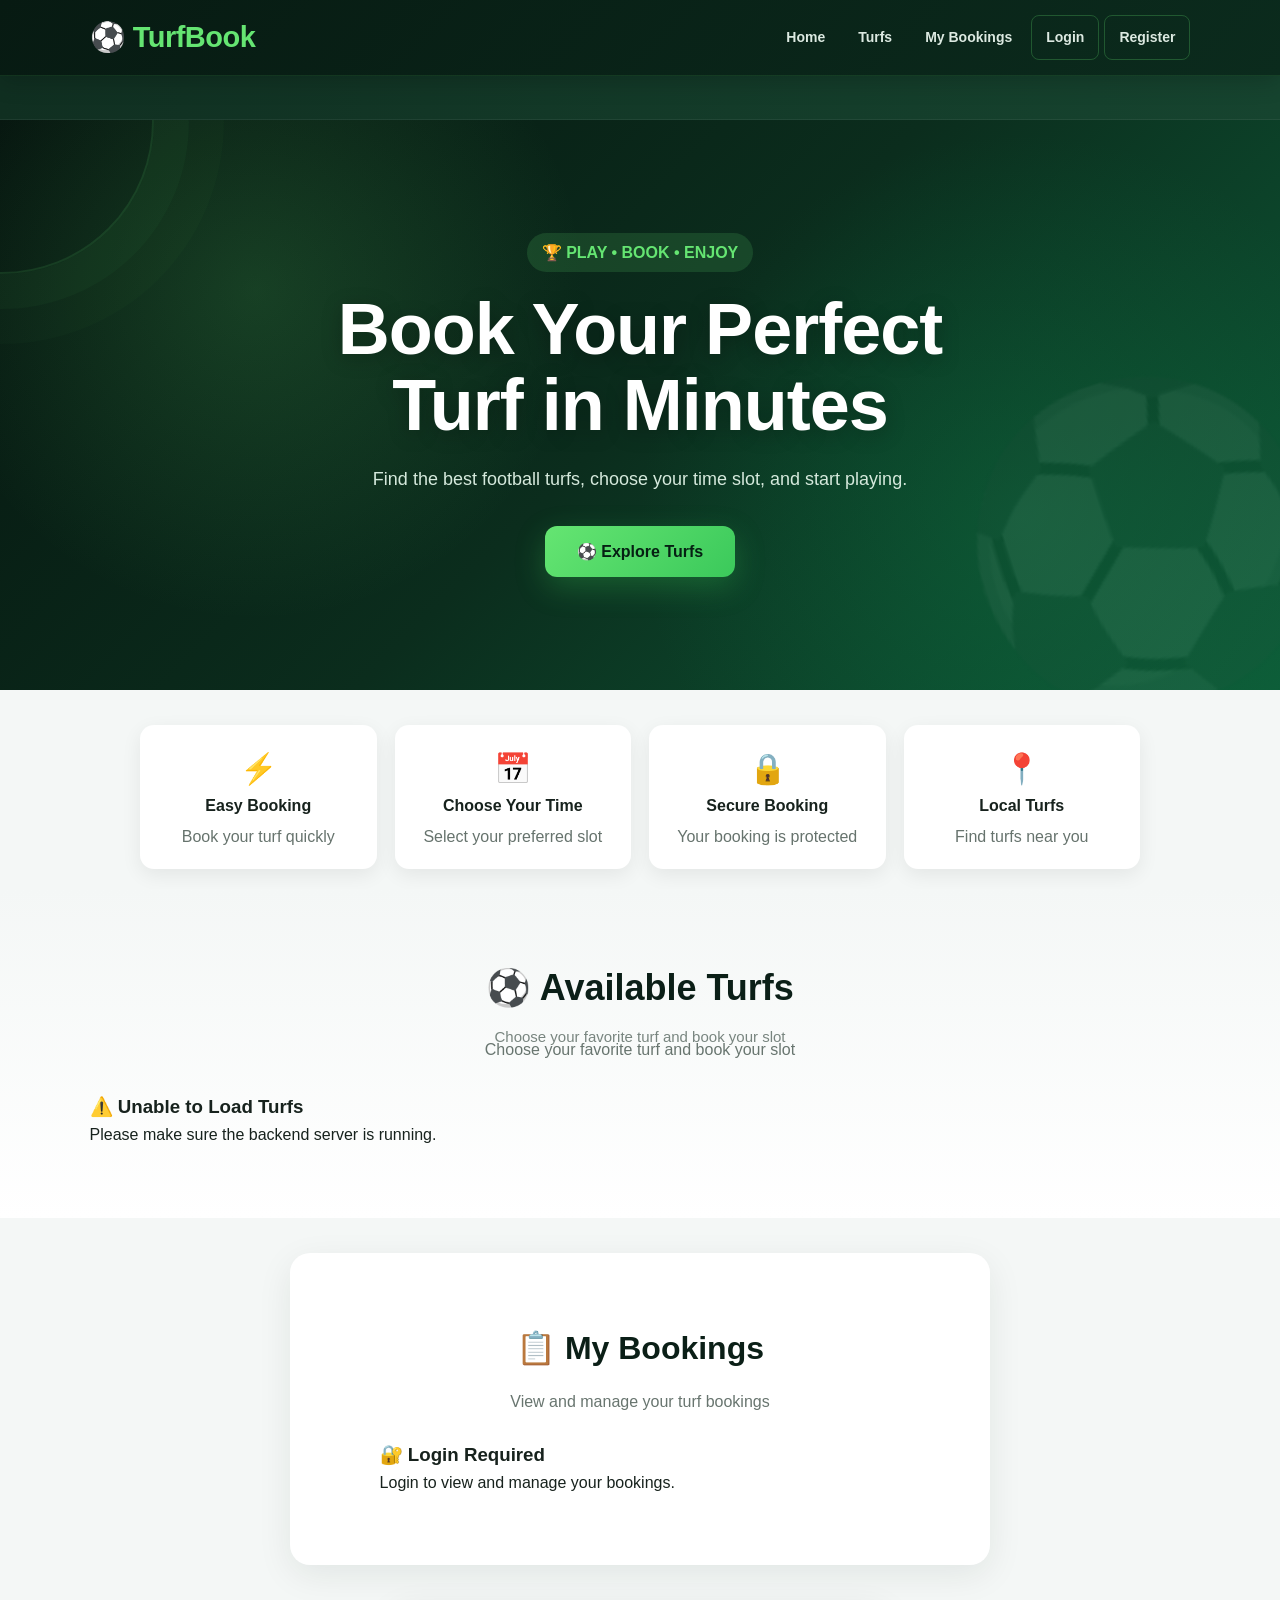
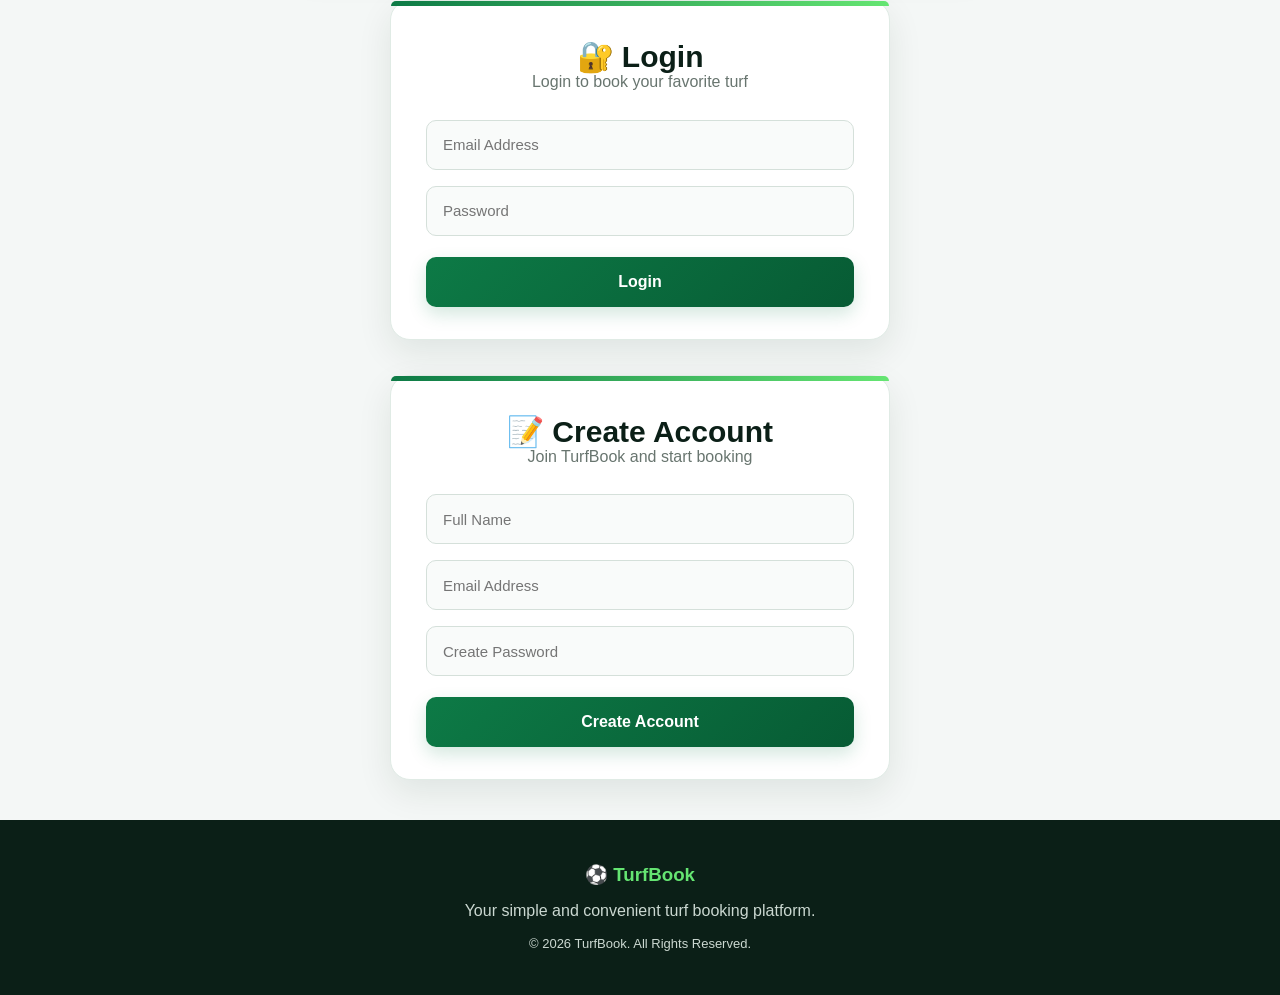
<file: frontend/index.html>
<!DOCTYPE html>
<html lang="en">

<head>
    <meta charset="UTF-8">

    <meta name="viewport" content="width=device-width, initial-scale=1.0">

    <title>TurfBook - Book Your Turf</title>

    <link rel="stylesheet" href="style.css">
</head>

<body>

    <!-- ==============================
         HEADER
    =============================== -->

    <header>

        <h1>⚽ TurfBook</h1>

        <nav>

            <a href="#home">
                Home
            </a>

            <a href="#turfs">
                Turfs
            </a>

            <a href="#myBookingsSection">
                My Bookings
            </a>

            <a href="#login">
                Login
            </a>

            <a href="#register">
                Register
            </a>

        </nav>

    </header>


    <!-- ==============================
         USER STATUS
    =============================== -->

    <section class="user-status">

        <p id="userName"></p>

        <button id="logoutBtn" style="display: none;">
            Logout
        </button>

    </section>


    <!-- ==============================
         HERO
    =============================== -->

    <section id="home" class="hero">

        <div class="hero-content">

            <div style="
                    display:inline-block;
                    padding:7px 15px;
                    border-radius:30px;
                    background:rgba(101,229,114,0.15);
                    color:#65e572;
                    font-weight:bold;
                    margin-bottom:20px;
                ">
                🏆 PLAY • BOOK • ENJOY
            </div>

            <h2>
                Book Your Perfect
                <br>
                Turf in Minutes
            </h2>

            <p>
                Find the best football turfs,
                choose your time slot,
                and start playing.
            </p>

            <button id="viewTurfsBtn" onclick="loadTurfs()">
                ⚽ Explore Turfs
            </button>

        </div>

    </section>


    <!-- ==============================
         QUICK FEATURES
    =============================== -->

    <section style="
            padding-top:35px;
            padding-bottom:20px;
        ">

        <div style="
                max-width:1000px;
                margin:auto;
                display:grid;
                grid-template-columns:
                    repeat(auto-fit,minmax(200px,1fr));
                gap:18px;
            ">

            <div style="
                    background:white;
                    padding:20px;
                    border-radius:14px;
                    text-align:center;
                    box-shadow:0 6px 20px rgba(0,0,0,.07);
                ">
                <div style="font-size:30px;">
                    ⚡
                </div>

                <strong>
                    Easy Booking
                </strong>

                <p style="
                        color:#66736d;
                        margin-top:5px;
                    ">
                    Book your turf quickly
                </p>
            </div>


            <div style="
                    background:white;
                    padding:20px;
                    border-radius:14px;
                    text-align:center;
                    box-shadow:0 6px 20px rgba(0,0,0,.07);
                ">
                <div style="font-size:30px;">
                    📅
                </div>

                <strong>
                    Choose Your Time
                </strong>

                <p style="
                        color:#66736d;
                        margin-top:5px;
                    ">
                    Select your preferred slot
                </p>
            </div>


            <div style="
                    background:white;
                    padding:20px;
                    border-radius:14px;
                    text-align:center;
                    box-shadow:0 6px 20px rgba(0,0,0,.07);
                ">
                <div style="font-size:30px;">
                    🔒
                </div>

                <strong>
                    Secure Booking
                </strong>

                <p style="
                        color:#66736d;
                        margin-top:5px;
                    ">
                    Your booking is protected
                </p>
            </div>


            <div style="
                    background:white;
                    padding:20px;
                    border-radius:14px;
                    text-align:center;
                    box-shadow:0 6px 20px rgba(0,0,0,.07);
                ">
                <div style="font-size:30px;">
                    📍
                </div>

                <strong>
                    Local Turfs
                </strong>

                <p style="
                        color:#66736d;
                        margin-top:5px;
                    ">
                    Find turfs near you
                </p>
            </div>

        </div>

    </section>


    <!-- ==============================
         TURFS
    =============================== -->

    <section id="turfs">

        <h2>
            ⚽ Available Turfs
        </h2>

        <p style="
                text-align:center;
                color:#68756f;
                margin-top:-20px;
                margin-bottom:30px;
            ">
            Choose your favorite turf and book your slot
        </p>

        <div id="turfList" class="turf-container">

            <p>
                Loading available turfs...
            </p>

        </div>

    </section>


    <!-- ==============================
         MY BOOKINGS
    =============================== -->

    <section id="myBookingsSection" class="form-section">

        <h2>
            📋 My Bookings
        </h2>

        <p style="
                text-align:center;
                color:#68756f;
                margin-top:-20px;
                margin-bottom:25px;
            ">
            View and manage your turf bookings
        </p>

        <div id="myBookings">

            <p>
                Login to view your bookings.
            </p>

        </div>

    </section>


    <!-- ==============================
         LOGIN
    =============================== -->

    <section id="login" class="form-section">

        <h2>
            🔐 Login
        </h2>

        <p style="
                text-align:center;
                color:#68756f;
                margin-top:-20px;
                margin-bottom:25px;
            ">
            Login to book your favorite turf
        </p>

        <form id="loginForm">

            <input type="email" id="loginEmail" placeholder="Email Address" required>

            <input type="password" id="loginPassword" placeholder="Password" required>

            <button type="submit">
                Login
            </button>

        </form>

    </section>


    <!-- ==============================
         REGISTER
    =============================== -->

    <section id="register" class="form-section">

        <h2>
            📝 Create Account
        </h2>

        <p style="
                text-align:center;
                color:#68756f;
                margin-top:-20px;
                margin-bottom:25px;
            ">
            Join TurfBook and start booking
        </p>

        <form id="registerForm">

            <input type="text" id="registerName" placeholder="Full Name" required>

            <input type="email" id="registerEmail" placeholder="Email Address" required>

            <input type="password" id="registerPassword" placeholder="Create Password" required>

            <button type="submit">
                Create Account
            </button>

        </form>

    </section>


    <!-- ==============================
         FOOTER
    =============================== -->

    <footer>

        <h3 style="
                color:#65e572;
                margin-bottom:8px;
            ">
            ⚽ TurfBook
        </h3>

        <p>
            Your simple and convenient turf booking platform.
        </p>

        <p style="
                margin-top:10px;
                font-size:13px;
            ">
            © 2026 TurfBook. All Rights Reserved.
        </p>

    </footer>


    <!-- ==============================
         JAVASCRIPT
    =============================== -->

    <script src="script.js"></script>

</body>

</html>
</file>
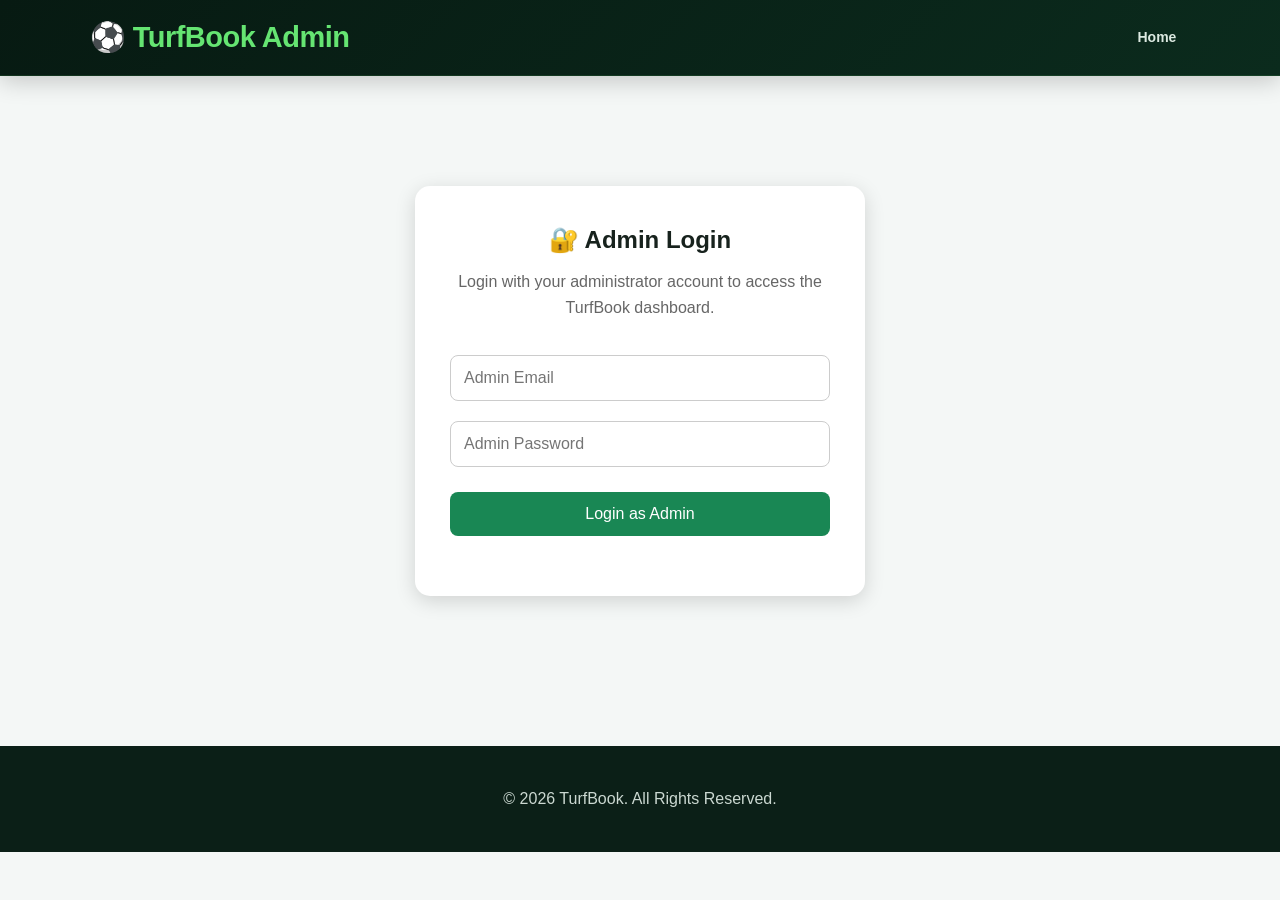
<file: frontend/admin-login.html>
<!DOCTYPE html>
<html lang="en">

<head>
    <meta charset="UTF-8">

    <meta name="viewport" content="width=device-width, initial-scale=1.0">

    <title>TurfBook - Admin Login</title>

    <link rel="stylesheet" href="style.css">

    <style>
        .admin-login-section {
            min-height: 70vh;
            display: flex;
            justify-content: center;
            align-items: center;
            padding: 40px 20px;
        }

        .admin-login-box {
            width: 100%;
            max-width: 450px;
            background: white;
            padding: 35px;
            border-radius: 15px;
            box-shadow: 0 5px 20px rgba(0, 0, 0, 0.15);
            text-align: center;
        }

        .admin-login-box h2 {
            margin-bottom: 10px;
        }

        .admin-login-box p {
            margin-bottom: 25px;
            color: #666;
        }

        .admin-login-box input {
            width: 100%;
            padding: 13px;
            margin: 10px 0;
            box-sizing: border-box;
            border: 1px solid #ccc;
            border-radius: 8px;
            font-size: 16px;
        }

        .admin-login-box button {
            width: 100%;
            padding: 13px;
            margin-top: 15px;
            border: none;
            border-radius: 8px;
            background: #198754;
            color: white;
            font-size: 16px;
            cursor: pointer;
        }

        .admin-login-box button:hover {
            background: #157347;
        }

        #loginMessage {
            margin-top: 15px;
            font-weight: bold;
        }
    </style>

</head>


<body>

    <!-- =========================================
         HEADER
    ========================================== -->

    <header>

        <h1>
            ⚽ TurfBook Admin
        </h1>

        <nav>

            <a href="index.html">
                Home
            </a>

        </nav>

    </header>


    <!-- =========================================
         ADMIN LOGIN
    ========================================== -->

    <section class="admin-login-section">

        <div class="admin-login-box">

            <h2>
                🔐 Admin Login
            </h2>

            <p>
                Login with your administrator account
                to access the TurfBook dashboard.
            </p>


            <form id="adminLoginForm">

                <input type="email" id="adminEmail" placeholder="Admin Email" required>


                <input type="password" id="adminPassword" placeholder="Admin Password" required>


                <button type="submit">
                    Login as Admin
                </button>

            </form>


            <p id="loginMessage"></p>

        </div>

    </section>


    <!-- =========================================
         FOOTER
    ========================================== -->

    <footer>

        <p>
            © 2026 TurfBook. All Rights Reserved.
        </p>

    </footer>


    <!-- =========================================
         JAVASCRIPT
    ========================================== -->

    <script>

        const API_URL =
            "http://localhost:5000/api";


        document
            .getElementById("adminLoginForm")
            .addEventListener(
                "submit",
                async function (event) {

                    event.preventDefault();


                    const email =
                        document
                            .getElementById(
                                "adminEmail"
                            )
                            .value
                            .trim();


                    const password =
                        document
                            .getElementById(
                                "adminPassword"
                            )
                            .value;


                    const message =
                        document
                            .getElementById(
                                "loginMessage"
                            );


                    message.textContent =
                        "Logging in...";


                    message.style.color =
                        "#555";


                    try {

                        const response =
                            await fetch(
                                `${API_URL}/auth/admin-login`,
                                {
                                    method: "POST",

                                    headers: {
                                        "Content-Type":
                                            "application/json"
                                    },

                                    body:
                                        JSON.stringify({
                                            email:
                                                email,

                                            password:
                                                password
                                        })
                                }
                            );


                        const data =
                            await response.json();


                        if (!response.ok) {

                            throw new Error(
                                data.message ||
                                "Admin login failed"
                            );

                        }


                        // =================================
                        // CHECK TOKEN
                        // =================================

                        if (!data.token) {

                            throw new Error(
                                "No authentication token received."
                            );

                        }


                        // =================================
                        // SAVE ADMIN LOGIN
                        // =================================

                        localStorage.setItem(
                            "adminToken",
                            data.token
                        );


                        if (data.user) {

                            localStorage.setItem(
                                "adminUser",
                                JSON.stringify(
                                    data.user
                                )
                            );

                        }


                        // Remove normal user token
                        localStorage.removeItem(
                            "token"
                        );


                        message.textContent =
                            "Admin login successful! Redirecting...";


                        message.style.color =
                            "green";


                        // =================================
                        // OPEN ADMIN DASHBOARD
                        // =================================

                        setTimeout(
                            function () {

                                window.location.href =
                                    "admin.html";

                            },
                            700
                        );


                    } catch (error) {

                        console.error(
                            "Admin Login Error:",
                            error
                        );


                        message.textContent =
                            error.message ||
                            "Admin login failed.";


                        message.style.color =
                            "red";

                    }

                }
            );

    </script>

</body>

</html>
</file>
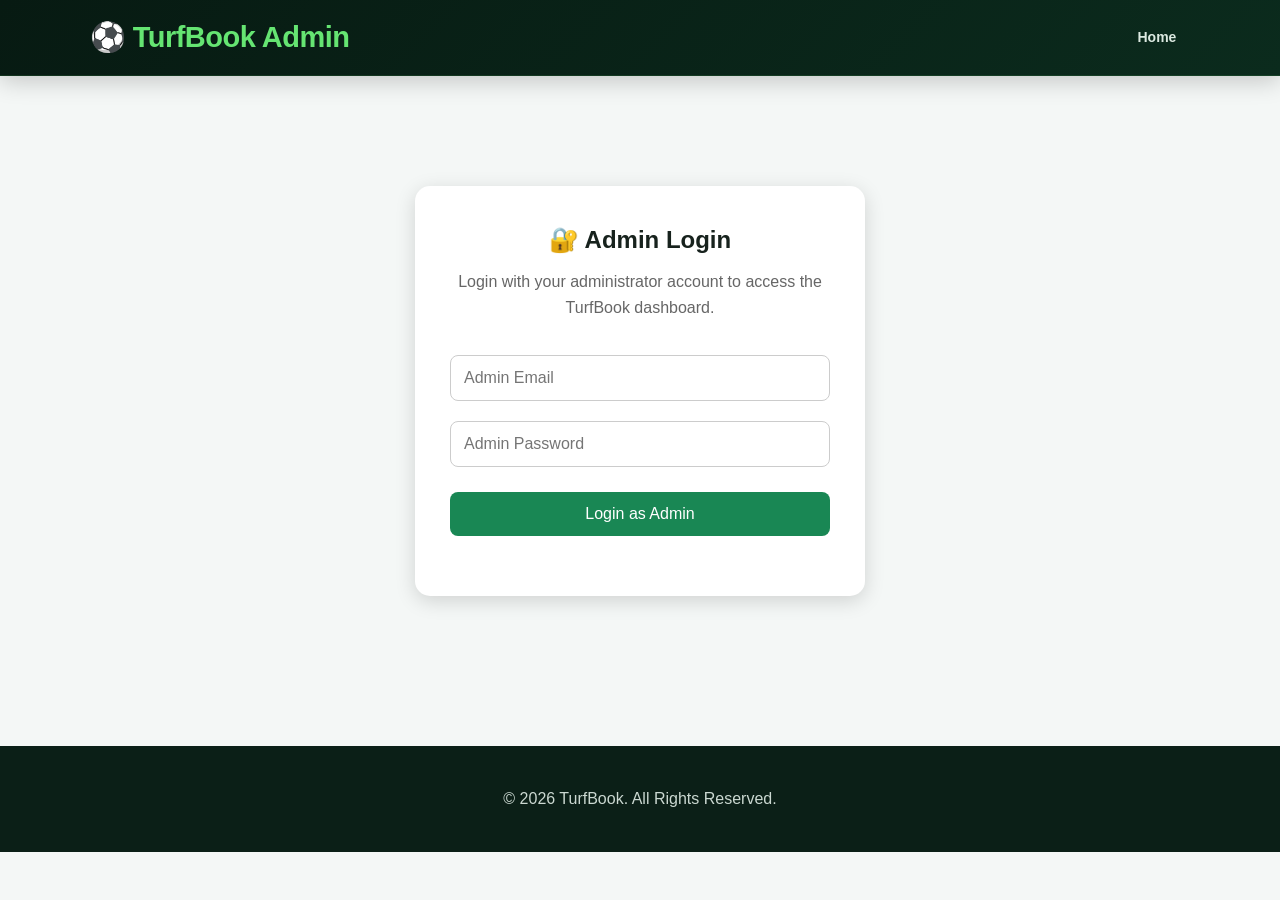
<file: frontend/admin.html>
<!DOCTYPE html>
<html lang="en">

<head>

    <meta charset="UTF-8">

    <meta name="viewport" content="width=device-width, initial-scale=1.0">

    <title>TurfBook - Admin Dashboard</title>

    <link rel="stylesheet" href="style.css">

</head>

<body>


    <header>

        <h1>⚽ TurfBook Admin</h1>

        <nav>

            <a href="index.html">
                Home
            </a>

            <a href="index.html#turfs">
                Turfs
            </a>

            <a href="index.html#myBookingsSection">
                My Bookings
            </a>

            <button id="adminLogoutBtn" style="
                display:none;
                margin-left:15px;
                padding:8px 15px;
                border:none;
                border-radius:6px;
                background:#dc3545;
                color:white;
                cursor:pointer;
            ">
                Logout
            </button>

        </nav>

    </header>


    <main class="admin-container">

        <h2>
            📊 Admin Dashboard
        </h2>

        <p>
            Manage users and monitor turf bookings.
        </p>


        <!-- ADMIN INFORMATION -->

        <div id="adminInfo" style="
            margin:20px auto;
            padding:15px;
            max-width:600px;
            background:#e8f5e9;
            border-radius:10px;
            font-weight:bold;
        ">
        </div>


        <!-- DASHBOARD CARDS -->

        <div class="dashboard-cards">

            <div class="dashboard-card">

                <h3>
                    👥 Total Users
                </h3>

                <p id="totalUsers">
                    0
                </p>

            </div>


            <div class="dashboard-card">

                <h3>
                    📅 Total Bookings
                </h3>

                <p id="totalBookings">
                    0
                </p>

            </div>


            <div class="dashboard-card">

                <h3>
                    ✅ Confirmed
                </h3>

                <p id="confirmedBookings">
                    0
                </p>

            </div>

        </div>


        <!-- REGISTERED USERS -->

        <section class="admin-section">

            <h2>
                👥 Registered Users
            </h2>

            <div id="usersList">

                <p>
                    Loading users...
                </p>

            </div>

        </section>


        <!-- ALL BOOKINGS -->

        <section class="admin-section">

            <h2>
                📅 All Bookings
            </h2>


            <!-- SEARCH AND FILTER BOX -->

            <div style="
                background:white;
                padding:20px;
                border-radius:12px;
                margin:20px 0;
                box-shadow:0 3px 10px rgba(0,0,0,0.12);
            ">

                <!-- SEARCH -->

                <input type="text" id="bookingSearch" placeholder="🔎 Search customer name or email..." style="
                    width:100%;
                    padding:12px;
                    border:1px solid #ccc;
                    border-radius:8px;
                    box-sizing:border-box;
                    margin-bottom:12px;
                    font-size:15px;
                ">


                <!-- STATUS FILTER -->

                <select id="statusFilter" style="
                    width:100%;
                    padding:12px;
                    border:1px solid #ccc;
                    border-radius:8px;
                    margin-bottom:12px;
                    font-size:15px;
                ">

                    <option value="all">
                        📌 All Status
                    </option>

                    <option value="Confirmed">
                        ✅ Confirmed
                    </option>

                    <option value="Cancelled">
                        ❌ Cancelled
                    </option>

                </select>


                <!-- TURF FILTER -->

                <select id="turfFilter" style="
                    width:100%;
                    padding:12px;
                    border:1px solid #ccc;
                    border-radius:8px;
                    margin-bottom:12px;
                    font-size:15px;
                ">

                    <option value="all">
                        ⚽ All Turfs
                    </option>

                    <option value="City Sports Turf">
                        City Sports Turf
                    </option>

                    <option value="Green Play Turf">
                        Green Play Turf
                    </option>

                    <option value="Champions Turf">
                        Champions Turf
                    </option>

                </select>


                <!-- RESET -->

                <button type="button" onclick="resetBookingFilters()" style="
                    width:100%;
                    padding:12px;
                    border:none;
                    border-radius:8px;
                    background:#198754;
                    color:white;
                    font-size:15px;
                    cursor:pointer;
                ">
                    🔄 Reset Filters
                </button>

            </div>


            <!-- BOOKING LIST -->

            <div id="adminBookings">

                <p>
                    Loading bookings...
                </p>

            </div>

        </section>

    </main>


    <footer>

        <p>
            © 2026 TurfBook. All Rights Reserved.
        </p>

    </footer>



    <script>


        // =========================================
        // API URL
        // =========================================

        const API_URL =
            "http://localhost:5000/api";



        // =========================================
        // ADMIN LOGIN DATA
        // =========================================

        const token =
            localStorage.getItem(
                "adminToken"
            );


        const adminUser =
            JSON.parse(
                localStorage.getItem(
                    "adminUser"
                )
            );



        // =========================================
        // CHECK ADMIN LOGIN
        // =========================================

        if (
            !token ||
            !adminUser
        ) {

            alert(
                "Please login as administrator."
            );

            window.location.href =
                "admin-login.html";

        }



        // =========================================
        // ADMIN INFORMATION
        // =========================================

        if (adminUser) {

            document.getElementById(
                "adminInfo"
            ).innerHTML =

                `
        👋 Welcome, ${adminUser.name}
        <br>
        📧 ${adminUser.email}
        <br>
        🔐 Role: ${adminUser.role}
        `;


            document.getElementById(
                "adminLogoutBtn"
            ).style.display =
                "inline-block";

        }



        // =========================================
        // ADMIN API REQUEST
        // =========================================

        async function adminRequest(url) {

            const response =
                await fetch(
                    url,
                    {

                        method: "GET",

                        headers: {

                            "Authorization":
                                `Bearer ${token}`,

                            "Content-Type":
                                "application/json"

                        }

                    }
                );


            const data =
                await response.json();


            if (
                response.status === 401 ||
                response.status === 403
            ) {

                localStorage.removeItem(
                    "adminToken"
                );

                localStorage.removeItem(
                    "adminUser"
                );

                alert(
                    "Admin session expired. Please login again."
                );

                window.location.href =
                    "admin-login.html";

                return null;

            }


            if (!response.ok) {

                throw new Error(
                    data.message ||
                    "Request failed"
                );

            }


            return data;

        }



        // =========================================
        // LOAD DASHBOARD
        // =========================================

        async function loadDashboard() {

            try {

                const data =
                    await adminRequest(
                        `${API_URL}/admin/dashboard`
                    );


                if (!data) {
                    return;
                }


                document.getElementById(
                    "totalUsers"
                ).textContent =
                    data.totalUsers;


                document.getElementById(
                    "totalBookings"
                ).textContent =
                    data.totalBookings;


                document.getElementById(
                    "confirmedBookings"
                ).textContent =
                    data.confirmedBookings;


            } catch (error) {

                console.error(
                    "Dashboard Error:",
                    error
                );

                alert(
                    "Unable to load dashboard."
                );

            }

        }



        // =========================================
        // LOAD USERS
        // =========================================

        async function loadUsers() {

            try {

                const data =
                    await adminRequest(
                        `${API_URL}/admin/users`
                    );


                if (!data) {
                    return;
                }


                const usersList =
                    document.getElementById(
                        "usersList"
                    );


                if (
                    !data.users ||
                    data.users.length === 0
                ) {

                    usersList.innerHTML =
                        "<p>No users found.</p>";

                    return;

                }


                usersList.innerHTML =
                    "";


                data.users.forEach(
                    (user, index) => {

                        const card =
                            document.createElement(
                                "div"
                            );


                        card.className =
                            "admin-item";


                        card.innerHTML = `

                    <h3>
                        ${index + 1}.
                        ${user.name}
                    </h3>

                    <p>
                        Email:
                        ${user.email}
                    </p>

                    <p>
                        Role:
                        ${user.role || "user"}
                    </p>

                    <p>
                        User ID:
                        ${user._id}
                    </p>

                `;


                        usersList.appendChild(
                            card
                        );

                    }
                );


            } catch (error) {

                console.error(
                    "Users Error:",
                    error
                );

            }

        }



        // =========================================
        // STORE ALL BOOKINGS
        // =========================================

        let allBookings = [];



        // =========================================
        // LOAD ALL BOOKINGS
        // =========================================

        async function loadAdminBookings() {

            try {

                const data =
                    await adminRequest(
                        `${API_URL}/admin/bookings`
                    );


                if (!data) {
                    return;
                }


                allBookings =
                    data.bookings || [];


                displayBookings(
                    allBookings
                );


            } catch (error) {

                console.error(
                    "Bookings Error:",
                    error
                );


                document.getElementById(
                    "adminBookings"
                ).innerHTML =

                    `
            <p>
                Unable to load bookings.
            </p>
            `;

            }

        }



        // =========================================
        // DISPLAY BOOKINGS
        // =========================================

        function displayBookings(
            bookings
        ) {

            const bookingList =
                document.getElementById(
                    "adminBookings"
                );


            if (
                !bookings ||
                bookings.length === 0
            ) {

                bookingList.innerHTML =

                    `
            <p>
                No bookings found.
            </p>
            `;

                return;

            }


            bookingList.innerHTML =
                "";


            bookings.forEach(
                (booking, index) => {

                    const card =
                        document.createElement(
                            "div"
                        );


                    card.className =
                        "admin-item";


                    card.innerHTML = `

                <h3>
                    📅 Booking #${index + 1}
                </h3>


                <p>
                    ⚽
                    <strong>
                        Turf:
                    </strong>

                    ${booking.turfName}
                </p>


                <p>
                    👤
                    <strong>
                        Customer:
                    </strong>

                    ${booking.customerName}
                </p>


                <p>
                    📧
                    <strong>
                        Email:
                    </strong>

                    ${booking.customerEmail}
                </p>


                <p>
                    📅
                    <strong>
                        Date:
                    </strong>

                    ${booking.date}
                </p>


                <p>
                    🕐
                    <strong>
                        Time:
                    </strong>

                    ${booking.timeSlot}
                </p>


                <p>
                    📌
                    <strong>
                        Status:
                    </strong>

                    <strong>
                        ${booking.status}
                    </strong>
                </p>


                ${booking.status ===
                            "Confirmed"

                            ?

                            `

                    <button
                        onclick="cancelBooking('${booking._id}')"
                        style="
                            margin-top:15px;
                            padding:10px 18px;
                            border:none;
                            border-radius:7px;
                            background:#dc3545;
                            color:white;
                            cursor:pointer;
                            font-weight:bold;
                        "
                    >
                        ❌ Cancel Booking
                    </button>

                    `

                            :

                            `

                    <p
                        style="
                            color:#dc3545;
                            font-weight:bold;
                            margin-top:15px;
                        "
                    >
                        ❌ Booking Cancelled
                    </p>

                    `
                        }

            `;


                    bookingList.appendChild(
                        card
                    );

                }
            );

        }



        // =========================================
        // FILTER BOOKINGS
        // =========================================

        function filterBookings() {

            const search =
                document
                    .getElementById(
                        "bookingSearch"
                    )
                    .value
                    .toLowerCase()
                    .trim();


            const status =
                document
                    .getElementById(
                        "statusFilter"
                    )
                    .value;


            const turf =
                document
                    .getElementById(
                        "turfFilter"
                    )
                    .value;


            const filteredBookings =
                allBookings.filter(
                    function (booking) {


                        // SEARCH

                        const matchesSearch =

                            booking.customerName
                                .toLowerCase()
                                .includes(search)

                            ||

                            booking.customerEmail
                                .toLowerCase()
                                .includes(search);



                        // STATUS

                        const matchesStatus =

                            status === "all"

                            ||

                            booking.status ===
                            status;



                        // TURF

                        const matchesTurf =

                            turf === "all"

                            ||

                            booking.turfName ===
                            turf;



                        return (
                            matchesSearch &&
                            matchesStatus &&
                            matchesTurf
                        );

                    }
                );


            displayBookings(
                filteredBookings
            );

        }



        // =========================================
        // RESET FILTERS
        // =========================================

        function resetBookingFilters() {

            document.getElementById(
                "bookingSearch"
            ).value =
                "";


            document.getElementById(
                "statusFilter"
            ).value =
                "all";


            document.getElementById(
                "turfFilter"
            ).value =
                "all";


            displayBookings(
                allBookings
            );

        }



        // =========================================
        // CANCEL BOOKING
        // =========================================

        async function cancelBooking(
            bookingId
        ) {


            const confirmation =
                confirm(
                    "Are you sure you want to cancel this booking?"
                );


            if (!confirmation) {

                return;

            }


            try {

                const response =
                    await fetch(

                        `${API_URL}/admin/bookings/${bookingId}/cancel`,

                        {

                            method:
                                "PATCH",

                            headers: {

                                "Authorization":
                                    `Bearer ${token}`,

                                "Content-Type":
                                    "application/json"

                            }

                        }

                    );


                const data =
                    await response.json();


                if (!response.ok) {

                    throw new Error(

                        data.message ||
                        "Unable to cancel booking"

                    );

                }


                alert(
                    data.message ||
                    "Booking cancelled successfully."
                );


                loadDashboard();

                loadAdminBookings();


            } catch (error) {

                console.error(
                    "Cancel Booking Error:",
                    error
                );


                alert(
                    error.message ||
                    "Unable to cancel booking."
                );

            }

        }



        // =========================================
        // SEARCH EVENT
        // =========================================

        document
            .getElementById(
                "bookingSearch"
            )
            .addEventListener(
                "input",
                filterBookings
            );



        // =========================================
        // STATUS FILTER EVENT
        // =========================================

        document
            .getElementById(
                "statusFilter"
            )
            .addEventListener(
                "change",
                filterBookings
            );



        // =========================================
        // TURF FILTER EVENT
        // =========================================

        document
            .getElementById(
                "turfFilter"
            )
            .addEventListener(
                "change",
                filterBookings
            );



        // =========================================
        // ADMIN LOGOUT
        // =========================================

        document
            .getElementById(
                "adminLogoutBtn"
            )
            .addEventListener(
                "click",
                function () {


                    localStorage.removeItem(
                        "adminToken"
                    );


                    localStorage.removeItem(
                        "adminUser"
                    );


                    alert(
                        "Admin logged out successfully."
                    );


                    window.location.href =
                        "admin-login.html";

                }
            );



        // =========================================
        // LOAD EVERYTHING
        // =========================================

        if (
            token &&
            adminUser
        ) {

            loadDashboard();

            loadUsers();

            loadAdminBookings();

        }


    </script>


</body>

</html>
</file>
<file: frontend/style.css>
/* =========================================================
   TURFBOOK - COMPLETE MODERN UI
   Compatible with current index.html, script.js,
   admin.html and admin-login.html
   ========================================================= */


/* =========================================================
   GLOBAL
   ========================================================= */

* {
    margin: 0;
    padding: 0;
    box-sizing: border-box;
}

html {
    scroll-behavior: smooth;
}

body {
    font-family: Arial, Helvetica, sans-serif;
    background: #f4f7f6;
    color: #17221d;
    line-height: 1.6;
}

button,
input {
    font-family: inherit;
}


/* =========================================================
   HEADER
   ========================================================= */

header {
    position: sticky;
    top: 0;
    z-index: 1000;

    min-height: 70px;

    display: flex;
    justify-content: space-between;
    align-items: center;

    padding: 15px 7%;

    background: #0b1f17;

    box-shadow:
        0 4px 20px rgba(0, 0, 0, 0.18);
}

header h1 {
    color: #65e572;

    font-size: 28px;
    font-weight: 800;

    white-space: nowrap;
}

nav {
    display: flex;
    align-items: center;
    gap: 7px;

    flex-wrap: wrap;
}

nav a {
    color: white;

    text-decoration: none;

    padding: 9px 13px;

    border-radius: 8px;

    font-size: 14px;
    font-weight: 600;

    transition: 0.25s;
}

nav a:hover {
    background: #65e572;
    color: #0b1f17;
}


/* =========================================================
   USER STATUS
   ========================================================= */

.user-status {
    min-height: 45px;

    display: flex;
    justify-content: center;
    align-items: center;
    gap: 18px;

    padding: 8px 20px;

    background: #123b2b;
    color: white;
}

#userName {
    font-weight: 600;
}

#logoutBtn {
    border: none;

    padding: 8px 18px;

    border-radius: 20px;

    background: #ff5b5b;
    color: white;

    font-weight: bold;

    cursor: pointer;

    transition: 0.25s;
}

#logoutBtn:hover {
    background: #e33e3e;

    transform: translateY(-1px);
}


/* =========================================================
   HERO
   ========================================================= */

.hero {
    min-height: 540px;

    display: flex;
    justify-content: center;
    align-items: center;

    text-align: center;

    padding: 80px 20px;

    color: white;

    background:
        linear-gradient(rgba(5, 35, 24, 0.86),
            rgba(5, 35, 24, 0.86)),
        linear-gradient(135deg,
            #0b1f17,
            #146b43);

    position: relative;

    overflow: hidden;
}

.hero::before {
    content: "⚽";

    position: absolute;

    right: -30px;
    bottom: -80px;

    font-size: 280px;

    opacity: 0.05;

    transform: rotate(-15deg);
}

.hero-content {
    position: relative;
    z-index: 2;

    max-width: 850px;
}

.hero h2 {
    font-size: clamp(40px, 6vw, 70px);

    line-height: 1.05;

    margin-bottom: 22px;

    font-weight: 900;
}

.hero p {
    max-width: 650px;

    margin: 0 auto 30px;

    font-size: 19px;

    color: #d8f5df;
}

#viewTurfsBtn {
    border: none;

    padding: 15px 30px;

    border-radius: 10px;

    background: #65e572;
    color: #092015;

    font-size: 17px;
    font-weight: 800;

    cursor: pointer;

    box-shadow:
        0 8px 25px rgba(101, 229, 114, 0.25);

    transition: 0.25s;
}

#viewTurfsBtn:hover {
    transform: translateY(-3px);

    box-shadow:
        0 12px 30px rgba(101, 229, 114, 0.35);
}


/* =========================================================
   GENERAL SECTIONS
   ========================================================= */

section {
    padding: 70px 7%;
}

section>h2 {
    text-align: center;

    font-size: 32px;

    margin-bottom: 35px;

    color: #0b1f17;
}


/* =========================================================
   TURF CONTAINER
   ========================================================= */

.turf-container {
    max-width: 1200px;

    margin: auto;

    display: grid;

    grid-template-columns:
        repeat(auto-fit, minmax(270px, 1fr));

    gap: 25px;

    align-items: stretch;
}


/* =========================================================
   PREMIUM TURF CARD
   ========================================================= */

.turf-card {
    position: relative;

    min-height: 400px;

    padding: 0 !important;

    overflow: hidden;

    background: white;

    border-radius: 18px;

    border: 1px solid #e4eee8;

    box-shadow:
        0 8px 30px rgba(10, 40, 25, 0.09);

    transition:
        transform 0.3s ease,
        box-shadow 0.3s ease;
}

.turf-card:hover {
    transform: translateY(-8px);

    box-shadow:
        0 16px 38px rgba(10, 40, 25, 0.16);
}


/* =========================================================
   TURF VISUAL AREA
   ========================================================= */

.turf-card::before {
    content: "⚽";

    width: 100%;
    height: 155px;

    display: flex;

    align-items: center;
    justify-content: center;

    font-size: 65px;

    color: white;

    background:
        linear-gradient(135deg,
            #0b1f17,
            #0d7a46);

    transition: 0.3s;
}

.turf-card:hover::before {
    background:
        linear-gradient(135deg,
            #0d7a46,
            #123b2b);
}


/* =========================================================
   TURF CARD TITLE
   ========================================================= */

.turf-card h3 {
    margin: 22px 24px 12px;

    color: #0d5c38;

    font-size: 21px;

    line-height: 1.3;
}

.turf-card h3::after {
    content: "Available";

    float: right;

    margin-left: 8px;

    padding: 4px 8px;

    border-radius: 15px;

    background: #e8f8eb;

    color: #08733e;

    font-size: 10px;

    font-weight: 700;

    white-space: nowrap;
}


/* =========================================================
   TURF LOCATION
   ========================================================= */

.turf-card p:first-of-type {
    margin: 0 24px 10px;

    color: #66736d;

    font-size: 14px;
}


/* =========================================================
   TURF PRICE
   ========================================================= */

.turf-card p:nth-of-type(2) {
    display: inline-block;

    margin: 5px 24px 0;

    padding: 6px 12px;

    border-radius: 20px;

    background: #e8f8eb;

    color: #08733e;

    font-size: 17px;

    font-weight: 800;
}


/* =========================================================
   BOOK NOW BUTTON
   ========================================================= */

.turf-card button {
    display: block;

    width: calc(100% - 48px);

    margin: 22px 24px 24px;

    padding: 13px;

    border: none;

    border-radius: 10px;

    background: #0d7a46;
    color: white;

    font-size: 15px;
    font-weight: 700;

    cursor: pointer;

    transition:
        transform 0.2s ease,
        background 0.2s ease,
        box-shadow 0.2s ease;
}

.turf-card button:hover {
    background: #075b34;

    transform: translateY(-2px);

    box-shadow:
        0 8px 18px rgba(13, 122, 70, 0.25);
}


/* =========================================================
   FORM SECTIONS
   ========================================================= */

.form-section {
    max-width: 700px;

    margin: 35px auto;

    background: white;

    border-radius: 20px;

    box-shadow:
        0 10px 35px rgba(10, 40, 25, 0.08);
}

.form-section form {
    max-width: 450px;

    margin: auto;

    display: flex;

    flex-direction: column;

    gap: 14px;
}

.form-section input {
    width: 100%;

    padding: 14px 16px;

    border: 1px solid #d7e2dc;

    border-radius: 9px;

    font-size: 15px;

    outline: none;

    background: white;

    transition: 0.2s;
}

.form-section input:focus {
    border-color: #0d7a46;

    box-shadow:
        0 0 0 3px rgba(13, 122, 70, 0.1);
}

.form-section form button {
    padding: 14px;

    border: none;

    border-radius: 9px;

    background: #0d7a46;
    color: white;

    font-size: 16px;
    font-weight: 700;

    cursor: pointer;

    transition: 0.25s;
}

.form-section form button:hover {
    background: #075b34;

    transform: translateY(-1px);
}


/* =========================================================
   MY BOOKINGS
   ========================================================= */

#myBookings {
    max-width: 850px;

    margin: auto;
}

.booking-card {
    background: white;

    padding: 25px;

    margin: 18px 0;

    border-radius: 16px;

    border-left: 5px solid #0d7a46;

    box-shadow:
        0 7px 25px rgba(10, 40, 25, 0.08);

    transition: 0.25s;
}

.booking-card:hover {
    transform: translateY(-3px);

    box-shadow:
        0 12px 30px rgba(10, 40, 25, 0.12);
}

.booking-card h3 {
    color: #0d5c38;

    margin-top: 0;

    margin-bottom: 15px;
}

.booking-card p {
    margin: 8px 0;

    color: #53615b;
}

.booking-status {
    font-weight: 800;
}


/* =========================================================
   BOOKING POPUP
   ========================================================= */

#bookingBox {
    position: fixed;

    inset: 0;

    width: 100%;
    height: 100%;

    background:
        rgba(4, 25, 17, 0.78);

    display: flex;

    justify-content: center;
    align-items: center;

    padding: 20px;

    z-index: 9999;
}

.booking-popup {
    width: 100%;

    max-width: 520px;

    max-height: 90vh;

    overflow-y: auto;

    background: white;

    padding: 32px;

    border-radius: 20px;

    box-shadow:
        0 25px 70px rgba(0, 0, 0, 0.3);

    animation: popup 0.25s ease;
}

@keyframes popup {
    from {
        opacity: 0;

        transform: scale(0.94);
    }

    to {
        opacity: 1;

        transform: scale(1);
    }
}

.booking-popup h2 {
    text-align: center;

    color: #0b1f17;

    margin-bottom: 25px;
}

.booking-popup label {
    display: block;

    text-align: left;

    margin-top: 15px;
    margin-bottom: 8px;

    font-weight: 700;
}

.booking-popup input[type="date"] {
    width: 100%;

    padding: 13px;

    border: 1px solid #d4dfd9;

    border-radius: 9px;

    font-size: 15px;

    background: white;
}


/* =========================================================
   TIME SLOTS
   ========================================================= */

.time-slots {
    display: grid;

    grid-template-columns:
        repeat(2, 1fr);

    gap: 10px;

    margin-top: 10px;
}

.time-slot {
    padding: 13px;

    border: 2px solid #0d7a46;

    background: white;

    color: #0d7a46;

    border-radius: 9px;

    cursor: pointer;

    font-size: 14px;

    font-weight: 600;

    transition: 0.2s;
}

.time-slot:hover {
    background: #0d7a46;

    color: white;
}

.time-slot.selected {
    background: #0d7a46;

    color: white;
}

.time-slot.booked {
    background: #dc3545;

    color: white;

    border-color: #dc3545;

    cursor: not-allowed;

    opacity: 0.65;
}

.time-slot:disabled {
    cursor: not-allowed;
}


/* =========================================================
   BOOKING BUTTONS
   ========================================================= */

#confirmBookingBtn {
    width: 100%;

    margin-top: 25px;

    padding: 14px;

    border: none;

    border-radius: 9px;

    background: #0d7a46;

    color: white;

    font-size: 16px;

    font-weight: 700;

    cursor: pointer;

    transition: 0.2s;
}

#confirmBookingBtn:hover {
    background: #075b34;

    transform: translateY(-1px);
}

#cancelBookingBtn {
    width: 100%;

    margin-top: 10px;

    padding: 13px;

    border: none;

    border-radius: 9px;

    background: #707a75;

    color: white;

    font-size: 15px;

    cursor: pointer;

    transition: 0.2s;
}

#cancelBookingBtn:hover {
    background: #555d59;
}

#slotMessage {
    margin-top: 12px;

    text-align: center;

    font-weight: 700;
}


/* =========================================================
   ADMIN CONTAINER
   ========================================================= */

.admin-container {
    max-width: 1200px;

    margin: 40px auto;

    padding: 25px;
}


/* =========================================================
   ADMIN DASHBOARD CARDS
   ========================================================= */

.dashboard-cards {
    display: grid;

    grid-template-columns:
        repeat(3, 1fr);

    gap: 20px;

    margin: 30px 0;
}

.dashboard-card {
    background: white;

    padding: 30px;

    border-radius: 16px;

    text-align: center;

    border-top: 4px solid #0d7a46;

    box-shadow:
        0 8px 25px rgba(10, 40, 25, 0.08);

    transition: 0.25s;
}

.dashboard-card:hover {
    transform: translateY(-4px);

    box-shadow:
        0 12px 30px rgba(10, 40, 25, 0.13);
}

.dashboard-card h3 {
    color: #5d6964;

    margin-bottom: 10px;
}

.dashboard-card p {
    font-size: 38px;

    color: #0d7a46;

    font-weight: 900;

    margin: 0;
}


/* =========================================================
   ADMIN SECTIONS
   ========================================================= */

.admin-section {
    margin-top: 40px;
}

.admin-section h2 {
    color: #0b1f17;

    margin-bottom: 20px;
}

.admin-item {
    background: white;

    padding: 22px;

    margin: 15px 0;

    border-radius: 14px;

    box-shadow:
        0 5px 20px rgba(10, 40, 25, 0.08);

    transition: 0.2s;
}

.admin-item:hover {
    transform: translateY(-2px);
}

.admin-item h3 {
    margin-top: 0;

    color: #0d5c38;
}

.admin-item p {
    margin: 8px 0;

    color: #53615b;
}


/* =========================================================
   FOOTER
   ========================================================= */

footer {
    margin-top: 40px;

    padding: 40px 20px;

    text-align: center;

    background: #0b1f17;

    color: #cbd8d1;
}

footer p {
    margin: 0;
}


/* =========================================================
   MOBILE - TABLET
   ========================================================= */

@media (max-width: 768px) {

    header {
        flex-direction: column;

        gap: 14px;

        padding: 15px;
    }

    nav {
        width: 100%;

        justify-content: center;

        flex-wrap: wrap;
    }

    nav a {
        font-size: 13px;

        padding: 7px 9px;
    }

    .hero {
        min-height: 480px;

        padding: 60px 20px;
    }

    .hero h2 {
        font-size: 42px;
    }

    .hero p {
        font-size: 17px;
    }

    section {
        padding: 50px 20px;
    }

    section>h2 {
        font-size: 28px;
    }

    .turf-container {
        grid-template-columns: 1fr;
    }

    .form-section {
        margin: 20px;
    }

    .dashboard-cards {
        grid-template-columns: 1fr;
    }

    .admin-container {
        padding: 15px;
    }

    .time-slots {
        grid-template-columns: 1fr;
    }

    .booking-popup {
        padding: 23px;
    }
}


/* =========================================================
   SMALL MOBILE
   ========================================================= */

@media (max-width: 450px) {

    header h1 {
        font-size: 24px;
    }

    nav {
        gap: 3px;
    }

    nav a {
        font-size: 12px;

        padding: 6px 7px;
    }

    .hero {
        min-height: 450px;
    }

    .hero h2 {
        font-size: 35px;
    }

    .hero p {
        font-size: 15px;
    }

    .user-status {
        flex-direction: column;

        gap: 8px;
    }

    .turf-card::before {
        height: 135px;

        font-size: 55px;
    }

    .turf-card h3 {
        font-size: 19px;
    }

    .turf-card h3::after {
        font-size: 9px;

        padding: 3px 6px;
    }

    .booking-card {
        padding: 18px;
    }

    .booking-popup {
        padding: 20px;
    }

    .dashboard-card {
        padding: 22px;
    }

    .dashboard-card p {
        font-size: 32px;
    }
}

/* =========================================================
   PREMIUM BOOKING POPUP
   ========================================================= */

#bookingBox {
    backdrop-filter: blur(5px);
}

.booking-popup {
    border: 1px solid #e0ebe5;
}

.booking-popup h2 {
    font-size: 27px;
    color: #0b1f17;
}

/* Date input */

.booking-popup input[type="date"] {
    height: 48px;
    cursor: pointer;
    transition: 0.2s;
}

.booking-popup input[type="date"]:focus {
    border-color: #0d7a46;
    outline: none;
    box-shadow: 0 0 0 3px rgba(13, 122, 70, 0.12);
}


/* Time slot heading area */

.time-slots {
    margin-top: 12px;
}

/* Individual slots */

.time-slot {
    min-height: 52px;

    display: flex;
    align-items: center;
    justify-content: center;

    font-size: 14px;
    font-weight: 700;

    background: #f8fbf9;

    transition:
        background 0.2s ease,
        color 0.2s ease,
        transform 0.2s ease,
        box-shadow 0.2s ease;
}

.time-slot:hover:not(:disabled) {
    background: #0d7a46;
    color: white;

    transform: translateY(-2px);

    box-shadow: 0 5px 15px rgba(13, 122, 70, 0.18);
}

.time-slot.selected {
    background: #0d7a46;
    color: white;

    border-color: #0d7a46;

    box-shadow: 0 5px 15px rgba(13, 122, 70, 0.2);

    transform: translateY(-2px);
}

/* Booked slot */

.time-slot.booked {
    background: #ffe8e8;

    color: #c62828;

    border-color: #e57373;

    opacity: 0.8;
}


/* Slot message */

#slotMessage {
    min-height: 20px;

    color: #0d7a46;

    font-size: 14px;
}


/* Confirm button */

#confirmBookingBtn {
    min-height: 50px;

    font-size: 16px;

    box-shadow: 0 6px 18px rgba(13, 122, 70, 0.18);

    transition: 0.2s;
}

#confirmBookingBtn:hover {
    box-shadow: 0 9px 22px rgba(13, 122, 70, 0.25);
}


/* Cancel button */

#cancelBookingBtn {
    min-height: 45px;

    background: #eef1ef;

    color: #39433e;

    border: 1px solid #d8dfdb;
}

#cancelBookingBtn:hover {
    background: #e1e6e3;

    color: #17221d;
}


/* Mobile popup */

@media (max-width: 450px) {

    .booking-popup {
        max-height: 92vh;

        border-radius: 16px;
    }

    .booking-popup h2 {
        font-size: 23px;
    }

    .time-slot {
        min-height: 48px;
    }
}

/* =========================================================
   PREMIUM MY BOOKINGS DESIGN
   ========================================================= */

#myBookings {
    max-width: 900px;
    margin: 0 auto;
}

/* Booking card */

.booking-card {
    position: relative;

    background: white;

    padding: 25px 28px;

    margin: 20px 0;

    border-radius: 16px;

    border: 1px solid #e1ebe5;

    border-left: 6px solid #0d7a46;

    box-shadow:
        0 8px 25px rgba(10, 40, 25, 0.08);

    transition:
        transform 0.25s ease,
        box-shadow 0.25s ease;
}

.booking-card:hover {
    transform: translateY(-4px);

    box-shadow:
        0 14px 35px rgba(10, 40, 25, 0.13);
}


/* Booking heading */

.booking-card h3 {
    margin: 0 0 20px;

    padding-bottom: 14px;

    border-bottom: 1px solid #edf1ef;

    color: #0b1f17;

    font-size: 21px;
}


/* Booking information */

.booking-card p {
    display: flex;

    justify-content: space-between;
    align-items: center;

    gap: 15px;

    margin: 11px 0;

    padding: 7px 0;

    color: #596760;

    font-size: 15px;
}

.booking-card p strong {
    color: #17221d;
}


/* Status */

.booking-card p:last-of-type {
    margin-top: 15px;
}

.booking-card p strong:last-child {
    color: #0d7a46;
}


/* Cancel button inside booking card */

.booking-card button {
    width: 100%;

    margin-top: 15px;

    padding: 12px 18px;

    border: none;

    border-radius: 9px;

    background: #fff0f0 !important;

    color: #d32f2f !important;

    font-size: 14px;

    font-weight: 700;

    cursor: pointer;

    transition: 0.2s;
}

.booking-card button:hover {
    background: #dc3545 !important;

    color: white !important;

    transform: translateY(-1px);
}


/* Cancelled booking message */

.booking-card p[style*="color:red"] {
    display: block;

    margin-top: 18px;

    padding: 10px;

    border-radius: 8px;

    background: #fff0f0;

    text-align: center;

    color: #d32f2f !important;

    font-weight: 700;
}


/* Empty bookings message */

#myBookings>p {
    text-align: center;

    padding: 35px 20px;

    background: #f8fbf9;

    border-radius: 12px;

    color: #66736d;

    border: 1px dashed #cddbd3;
}


/* Mobile */

@media (max-width: 600px) {

    .booking-card {
        padding: 20px;
    }

    .booking-card h3 {
        font-size: 19px;
    }

    .booking-card p {
        display: block;

        line-height: 1.8;
    }

    .booking-card p strong {
        display: inline;
    }
}

/* =========================================================
   PREMIUM LOGIN & REGISTER DESIGN
   ========================================================= */

#login,
#register {
    position: relative;

    max-width: 520px;

    padding: 38px 35px;

    margin: 50px auto;

    border-radius: 20px;

    border: 1px solid #e0ebe5;

    background: white;

    box-shadow:
        0 12px 35px rgba(10, 40, 25, 0.09);
}

/* Top green line */

#login::before,
#register::before {
    content: "";

    position: absolute;

    top: 0;
    left: 0;

    width: 100%;
    height: 5px;

    border-radius: 20px 20px 0 0;

    background:
        linear-gradient(90deg,
            #0d7a46,
            #65e572);
}


/* Heading */

#login h2,
#register h2 {
    margin-bottom: 28px;

    color: #0b1f17;

    font-size: 30px;

    text-align: center;
}


/* Form */

#login form,
#register form {
    max-width: 100%;

    gap: 16px;
}


/* Inputs */

#login input,
#register input {
    height: 50px;

    padding: 0 16px;

    border: 1px solid #d5e0da;

    border-radius: 10px;

    background: #f9fbfa;

    color: #17221d;

    font-size: 15px;

    outline: none;

    transition: 0.2s;
}

#login input:focus,
#register input:focus {
    background: white;

    border-color: #0d7a46;

    box-shadow:
        0 0 0 3px rgba(13, 122, 70, 0.10);
}


/* Buttons */

#login form button,
#register form button {
    height: 50px;

    margin-top: 5px;

    border: none;

    border-radius: 10px;

    background:
        linear-gradient(135deg,
            #0d7a46,
            #075b34);

    color: white;

    font-size: 16px;

    font-weight: 700;

    cursor: pointer;

    box-shadow:
        0 7px 18px rgba(13, 122, 70, 0.18);

    transition: 0.25s;
}

#login form button:hover,
#register form button:hover {
    transform: translateY(-2px);

    box-shadow:
        0 10px 25px rgba(13, 122, 70, 0.25);
}


/* Mobile */

@media (max-width: 600px) {

    #login,
    #register {
        margin: 35px 15px;

        padding: 32px 22px;
    }

    #login h2,
    #register h2 {
        font-size: 26px;
    }
}

/* =========================================================
   LOGIN / REGISTER - FINAL POLISH
   ========================================================= */

#login,
#register {
    margin: 35px auto;
    padding: 32px 35px;
}

/* Small description below heading */

#login h2,
#register h2 {
    margin-bottom: 8px;
}

/* Add subtitle using existing section */

#login form,
#register form {
    margin-top: 20px;
}

/* Make cards slightly narrower */

#login,
#register {
    width: 100%;
    max-width: 500px;
}

/* Better spacing between login and register */

#login+#register {
    margin-top: 25px;
}

/* Mobile */

@media (max-width: 600px) {

    #login,
    #register {
        width: calc(100% - 30px);

        margin: 25px auto;

        padding: 28px 22px;
    }
}

/* =========================================================
   PREMIUM HOME / HERO FINAL DESIGN
   ========================================================= */

.hero {
    min-height: 570px;

    display: flex;
    align-items: center;
    justify-content: center;

    text-align: center;

    padding: 80px 20px;

    position: relative;
    overflow: hidden;

    background:
        radial-gradient(circle at 20% 30%,
            rgba(101, 229, 114, 0.16),
            transparent 30%),
        radial-gradient(circle at 80% 70%,
            rgba(13, 122, 70, 0.30),
            transparent 35%),
        linear-gradient(135deg,
            #06150f,
            #0b2d1d,
            #0d5c38);
}

/* Decorative football */

.hero::before {
    content: "⚽";

    position: absolute;

    right: -50px;
    bottom: -90px;

    font-size: 300px;

    opacity: 0.06;

    transform: rotate(-18deg);

    pointer-events: none;
}

/* Second decorative circle */

.hero::after {
    content: "";

    position: absolute;

    width: 300px;
    height: 300px;

    left: -150px;
    top: -150px;

    border-radius: 50%;

    border: 2px solid rgba(101, 229, 114, 0.12);

    box-shadow:
        0 0 0 35px rgba(101, 229, 114, 0.03),
        0 0 0 70px rgba(101, 229, 114, 0.02);
}


/* Hero heading */

.hero h2 {
    position: relative;
    z-index: 2;

    max-width: 900px;

    margin: 0 auto 20px;

    color: white;

    font-size: clamp(42px, 6vw, 72px);

    line-height: 1.05;

    font-weight: 900;

    letter-spacing: -1px;

    text-shadow:
        0 4px 20px rgba(0, 0, 0, 0.25);
}


/* Hero paragraph */

.hero p {
    position: relative;
    z-index: 2;

    max-width: 650px;

    margin: 0 auto 32px;

    color: #d5e9dc;

    font-size: 18px;

    line-height: 1.7;
}


/* Main CTA */

#viewTurfsBtn {
    position: relative;
    z-index: 2;

    padding: 16px 32px;

    border: none;

    border-radius: 12px;

    background:
        linear-gradient(135deg,
            #65e572,
            #3bc95b);

    color: #062013;

    font-size: 16px;

    font-weight: 800;

    cursor: pointer;

    box-shadow:
        0 10px 30px rgba(65, 220, 90, 0.25);

    transition:
        transform 0.25s ease,
        box-shadow 0.25s ease;
}

#viewTurfsBtn:hover {
    transform: translateY(-4px);

    box-shadow:
        0 15px 35px rgba(65, 220, 90, 0.35);
}


/* =========================================================
   AVAILABLE TURFS SECTION
   ========================================================= */

#turfs {
    position: relative;

    background:
        linear-gradient(180deg,
            #f4f7f6,
            #ffffff);
}

#turfs>h2 {
    margin-bottom: 8px;

    font-size: 36px;

    font-weight: 900;

    color: #0b1f17;
}

#turfs>h2::after {
    content: "Choose your favorite turf and book your slot";

    display: block;

    margin-top: 8px;

    color: #78857f;

    font-size: 15px;

    font-weight: 400;
}


/* =========================================================
   MOBILE HERO
   ========================================================= */

@media (max-width: 600px) {

    .hero {
        min-height: 500px;

        padding: 65px 20px;
    }

    .hero h2 {
        font-size: 40px;

        letter-spacing: -0.5px;
    }

    .hero p {
        font-size: 16px;
    }

    .hero::before {
        font-size: 200px;

        right: -70px;
        bottom: -50px;
    }

    #viewTurfsBtn {
        width: 100%;

        max-width: 300px;
    }

    #turfs>h2 {
        font-size: 29px;
    }
}

/* =========================================================
   PREMIUM NAVIGATION / HEADER
   ========================================================= */

header {
    min-height: 76px;

    padding: 14px 7%;

    background:
        linear-gradient(135deg,
            #071a12,
            #0b2b1d);

    border-bottom: 1px solid rgba(101, 229, 114, 0.12);

    box-shadow:
        0 5px 25px rgba(0, 0, 0, 0.20);
}


/* TurfBook logo */

header h1 {
    display: flex;

    align-items: center;

    gap: 8px;

    color: #65e572;

    font-size: 29px;

    font-weight: 900;

    letter-spacing: -0.5px;

    cursor: pointer;

    transition: 0.25s;
}

header h1:hover {
    transform: scale(1.03);
}


/* Navigation */

nav {
    gap: 5px;
}

nav a {
    position: relative;

    padding: 10px 14px;

    color: #dce9e1;

    font-size: 14px;

    font-weight: 700;

    border-radius: 8px;

    transition:
        color 0.2s ease,
        background 0.2s ease;
}

nav a::after {
    content: "";

    position: absolute;

    left: 14px;
    right: 14px;
    bottom: 5px;

    height: 2px;

    background: #65e572;

    transform: scaleX(0);

    transform-origin: center;

    transition: transform 0.2s ease;
}

nav a:hover {
    background: rgba(101, 229, 114, 0.10);

    color: #65e572;
}

nav a:hover::after {
    transform: scaleX(1);
}


/* Login/Register links */

nav a[href="#login"],
nav a[href="#register"] {
    border: 1px solid rgba(101, 229, 114, 0.25);
}

nav a[href="#login"]:hover,
nav a[href="#register"]:hover {
    background: #65e572;

    color: #082014;
}


/* =========================================================
   USER STATUS BAR
   ========================================================= */

.user-status {
    min-height: 44px;

    padding: 7px 20px;

    background:
        linear-gradient(90deg,
            #102f21,
            #16442f);

    border-bottom: 1px solid rgba(255, 255, 255, 0.06);
}

#userName {
    color: #dff5e5;

    font-size: 14px;

    font-weight: 700;
}


/* Logout */

#logoutBtn {
    padding: 7px 17px;

    border-radius: 20px;

    background: #ff5b5b;

    font-size: 13px;

    transition: 0.2s;
}

#logoutBtn:hover {
    background: #e63e3e;

    transform: translateY(-1px);
}


/* =========================================================
   MOBILE HEADER
   ========================================================= */

@media (max-width: 700px) {

    header {
        padding: 13px 15px;
    }

    header h1 {
        font-size: 25px;
    }

    nav {
        width: 100%;

        justify-content: center;

        gap: 3px;
    }

    nav a {
        padding: 8px 9px;

        font-size: 12px;
    }

    nav a::after {
        display: none;
    }

    .user-status {
        min-height: 42px;
    }
}

/* =========================================================
   FINAL MOBILE & RESPONSIVE POLISH
   ========================================================= */

* {
    -webkit-tap-highlight-color: transparent;
}


/* Prevent horizontal scrolling */

html,
body {
    max-width: 100%;
    overflow-x: hidden;
}


/* Better touch buttons */

button,
nav a {
    -webkit-tap-highlight-color: transparent;
}


/* =========================================================
   TABLET
   ========================================================= */

@media (max-width: 900px) {

    header {
        padding-left: 25px;
        padding-right: 25px;
    }

    section {
        padding-left: 25px;
        padding-right: 25px;
    }

    .turf-container {
        grid-template-columns:
            repeat(2, minmax(0, 1fr));
    }

    .dashboard-cards {
        grid-template-columns:
            repeat(2, minmax(0, 1fr));
    }
}


/* =========================================================
   MOBILE
   ========================================================= */

@media (max-width: 600px) {

    body {
        font-size: 14px;
    }


    /* Header */

    header {
        position: relative;

        min-height: auto;

        padding: 15px 12px;

        gap: 12px;
    }

    header h1 {
        font-size: 24px;

        justify-content: center;

        width: 100%;
    }

    nav {
        display: flex;

        width: 100%;

        justify-content: center;

        gap: 4px;
    }

    nav a {
        padding: 8px 7px;

        font-size: 11px;
    }


    /* User bar */

    .user-status {
        padding: 9px 12px;

        flex-direction: row;

        flex-wrap: wrap;

        justify-content: center;
    }


    /* Hero */

    .hero {
        min-height: 480px;

        padding: 60px 18px;
    }

    .hero h2 {
        font-size: 38px;

        line-height: 1.08;
    }

    .hero p {
        font-size: 15px;

        line-height: 1.6;
    }

    #viewTurfsBtn {
        width: 100%;

        max-width: 280px;

        padding: 14px 20px;
    }


    /* Sections */

    section {
        padding: 45px 15px;
    }

    section>h2 {
        font-size: 27px;
    }


    /* Turf cards */

    .turf-container {
        grid-template-columns: 1fr;

        gap: 18px;
    }

    .turf-card {
        width: 100%;
    }


    /* Login/Register */

    #login,
    #register {
        width: calc(100% - 20px);

        margin: 25px auto;

        padding: 28px 20px;

        border-radius: 16px;
    }

    #login h2,
    #register h2 {
        font-size: 25px;
    }


    /* Booking popup */

    #bookingBox {
        padding: 12px;
    }

    .booking-popup {
        width: 100%;

        max-height: 94vh;

        padding: 22px 17px;

        border-radius: 16px;
    }

    .booking-popup h2 {
        font-size: 22px;
    }

    .time-slots {
        grid-template-columns: 1fr;
    }


    /* My bookings */

    #myBookings {
        width: 100%;
    }

    .booking-card {
        padding: 18px;

        border-left-width: 4px;
    }

    .booking-card h3 {
        font-size: 18px;
    }

    .booking-card p {
        font-size: 14px;
    }


    /* Admin */

    .admin-container {
        width: 100%;

        padding: 15px;
    }

    .dashboard-cards {
        grid-template-columns: 1fr;

        gap: 15px;
    }

    .dashboard-card {
        padding: 22px;
    }

    .admin-item {
        padding: 18px;
    }


    /* Footer */

    footer {
        padding: 30px 15px;
    }

    footer p {
        font-size: 13px;
    }
}


/* =========================================================
   VERY SMALL PHONES
   ========================================================= */

@media (max-width: 380px) {

    header h1 {
        font-size: 22px;
    }

    nav a {
        padding: 7px 5px;

        font-size: 10px;
    }

    .hero h2 {
        font-size: 33px;
    }

    section>h2 {
        font-size: 24px;
    }

    .turf-card h3 {
        font-size: 18px;
    }
}

/* =========================================================
   TURFBOOK ADMIN DASHBOARD - PREMIUM DESIGN
   ========================================================= */

/* Admin page background */

body:has(.admin-container) {
    background:
        linear-gradient(180deg,
            #f2f7f4 0%,
            #ffffff 100%);
}


/* Admin container */

.admin-container {
    max-width: 1200px;

    margin: 0 auto;

    padding: 55px 25px 70px;
}


/* Admin heading */

.admin-container>h2 {
    color: #0b1f17;

    font-size: 34px;

    font-weight: 900;

    margin-bottom: 5px;
}

.admin-container>p {
    color: #6b7871;

    margin-bottom: 30px;
}


/* Welcome box */

.admin-container>div:first-of-type {
    background:
        linear-gradient(135deg,
            #e8f8eb,
            #f5fbf7);

    border: 1px solid #d7eadc;

    border-left: 5px solid #0d7a46;

    border-radius: 15px;

    padding: 20px 25px;

    margin-bottom: 35px;

    box-shadow:
        0 6px 20px rgba(10, 40, 25, 0.06);
}


/* Dashboard cards */

.dashboard-cards {
    gap: 22px;

    margin: 30px 0 50px;
}

.dashboard-card {
    position: relative;

    overflow: hidden;

    border: 1px solid #e0ebe5;

    border-top: 4px solid #0d7a46;

    padding: 28px;

    background: white;

    border-radius: 16px;

    box-shadow:
        0 8px 25px rgba(10, 40, 25, 0.07);

    transition:
        transform 0.25s ease,
        box-shadow 0.25s ease;
}

.dashboard-card::after {
    content: "";

    position: absolute;

    width: 100px;
    height: 100px;

    right: -35px;
    bottom: -35px;

    border-radius: 50%;

    background: #e8f8eb;

    opacity: 0.6;
}

.dashboard-card:hover {
    transform: translateY(-5px);

    box-shadow:
        0 14px 32px rgba(10, 40, 25, 0.12);
}

.dashboard-card h3 {
    position: relative;
    z-index: 2;

    color: #53615b;

    font-size: 16px;

    margin-bottom: 12px;
}

.dashboard-card p {
    position: relative;
    z-index: 2;

    color: #0d7a46;

    font-size: 40px;

    font-weight: 900;
}


/* Admin section headings */

.admin-section {
    margin-top: 45px;
}

.admin-section h2 {
    color: #0b1f17;

    font-size: 27px;

    margin-bottom: 20px;

    border-bottom: 2px solid #e4eee8;

    padding-bottom: 12px;
}


/* User / booking items */

.admin-item {
    border: 1px solid #e1ebe5;

    border-left: 4px solid #0d7a46;

    border-radius: 14px;

    background: white;

    padding: 22px 25px;

    margin: 15px 0;

    box-shadow:
        0 5px 18px rgba(10, 40, 25, 0.06);

    transition: 0.2s;
}

.admin-item:hover {
    transform: translateY(-2px);

    box-shadow:
        0 10px 25px rgba(10, 40, 25, 0.10);
}

.admin-item h3 {
    color: #0d5c38;

    font-size: 19px;

    margin-bottom: 12px;
}

.admin-item p {
    color: #596760;

    margin: 7px 0;
}


/* Admin buttons */

.admin-item button {
    border: none;

    border-radius: 8px;

    padding: 10px 16px;

    margin-top: 12px;

    background: #dc3545;

    color: white;

    font-weight: 700;

    cursor: pointer;

    transition: 0.2s;
}

.admin-item button:hover {
    background: #b92332;

    transform: translateY(-1px);
}


/* Admin filters / search */

.admin-section input,
.admin-section select {
    padding: 11px 13px;

    border: 1px solid #d5e0da;

    border-radius: 8px;

    background: white;

    outline: none;

    transition: 0.2s;
}

.admin-section input:focus,
.admin-section select:focus {
    border-color: #0d7a46;

    box-shadow:
        0 0 0 3px rgba(13, 122, 70, 0.10);
}


/* Admin mobile */

@media (max-width: 600px) {

    .admin-container {
        padding: 35px 15px 50px;
    }

    .admin-container>h2 {
        font-size: 27px;
    }

    .dashboard-cards {
        grid-template-columns: 1fr;
    }

    .dashboard-card {
        padding: 24px;
    }

    .dashboard-card p {
        font-size: 34px;
    }

    .admin-item {
        padding: 18px;
    }

    .admin-section h2 {
        font-size: 23px;
    }
}

/* =========================================================
   TURFBOOK ADMIN LOGIN - PREMIUM DESIGN
   ========================================================= */

body:has(.admin-login-container) {
    min-height: 100vh;

    display: flex;
    align-items: center;
    justify-content: center;

    padding: 25px;

    background:
        radial-gradient(circle at 15% 20%,
            rgba(101, 229, 114, 0.12),
            transparent 30%),
        radial-gradient(circle at 85% 80%,
            rgba(13, 122, 70, 0.18),
            transparent 35%),
        linear-gradient(135deg,
            #06150f,
            #0b2d1d,
            #0d5c38);
}


/* Login container */

.admin-login-container {
    width: 100%;

    max-width: 430px;

    padding: 40px 35px;

    background: white;

    border-radius: 22px;

    border: 1px solid rgba(255, 255, 255, 0.3);

    box-shadow:
        0 25px 70px rgba(0, 0, 0, 0.30);

    text-align: center;

    position: relative;

    overflow: hidden;
}


/* Green top line */

.admin-login-container::before {
    content: "";

    position: absolute;

    top: 0;
    left: 0;

    width: 100%;
    height: 6px;

    background:
        linear-gradient(90deg,
            #0d7a46,
            #65e572);
}


/* Logo */

.admin-login-container h1 {
    margin-bottom: 8px;

    color: #0b1f17;

    font-size: 30px;

    font-weight: 900;
}

.admin-login-container h1::first-letter {
    color: #0d7a46;
}


/* Subtitle */

.admin-login-container p {
    color: #6b7871;

    font-size: 14px;

    margin-bottom: 28px;
}


/* Form */

.admin-login-container form {
    display: flex;

    flex-direction: column;

    gap: 14px;
}


/* Inputs */

.admin-login-container input {
    width: 100%;

    height: 50px;

    padding: 0 16px;

    border: 1px solid #d5e0da;

    border-radius: 10px;

    background: #f8fbf9;

    color: #17221d;

    font-size: 15px;

    outline: none;

    transition: 0.2s;
}

.admin-login-container input:focus {
    background: white;

    border-color: #0d7a46;

    box-shadow:
        0 0 0 3px rgba(13, 122, 70, 0.10);
}


/* Login button */

.admin-login-container button {
    height: 50px;

    margin-top: 5px;

    border: none;

    border-radius: 10px;

    background:
        linear-gradient(135deg,
            #0d7a46,
            #075b34);

    color: white;

    font-size: 16px;

    font-weight: 800;

    cursor: pointer;

    box-shadow:
        0 8px 20px rgba(13, 122, 70, 0.20);

    transition: 0.25s;
}

.admin-login-container button:hover {
    transform: translateY(-2px);

    box-shadow:
        0 12px 28px rgba(13, 122, 70, 0.28);
}


/* Back button/link */

.admin-login-container a {
    display: inline-block;

    margin-top: 22px;

    color: #0d7a46;

    text-decoration: none;

    font-size: 14px;

    font-weight: 700;
}

.admin-login-container a:hover {
    text-decoration: underline;
}


/* Mobile */

@media (max-width: 500px) {

    body:has(.admin-login-container) {
        padding: 15px;
    }

    .admin-login-container {
        padding: 35px 22px;

        border-radius: 18px;
    }

    .admin-login-container h1 {
        font-size: 26px;
    }
}

/* =========================================
   FINAL ADMIN LOGIN POLISH
========================================= */

body:has(.admin-login-container) {
    min-height: 100vh;
    display: flex;
    flex-direction: column;
}

body:has(.admin-login-container) main {
    flex: 1;
    min-height: 65vh;
    display: flex;
    align-items: center;
    justify-content: center;
    padding: 60px 20px;
}

.admin-login-container {
    width: 100%;
    max-width: 430px;
    padding: 38px;
    border-radius: 20px;
    background: rgba(255, 255, 255, 0.98);
    box-shadow: 0 15px 45px rgba(0, 0, 0, 0.12);
    border: 1px solid rgba(22, 163, 74, 0.12);
}

.admin-login-container h2 {
    font-size: 28px;
    margin-bottom: 12px;
    color: #123524;
}

.admin-login-container p {
    color: #6b7280;
    line-height: 1.6;
    margin-bottom: 25px;
}

.admin-login-container input {
    width: 100%;
    padding: 14px 16px;
    margin-bottom: 15px;
    border: 1px solid #d1d5db;
    border-radius: 10px;
    font-size: 15px;
    outline: none;
    transition: 0.25s;
    box-sizing: border-box;
}

.admin-login-container input:focus {
    border-color: #16a34a;
    box-shadow: 0 0 0 3px rgba(22, 163, 74, 0.12);
}

.admin-login-container button {
    width: 100%;
    padding: 14px;
    border: none;
    border-radius: 10px;
    background: linear-gradient(135deg, #16a34a, #15803d);
    color: white;
    font-size: 16px;
    font-weight: 700;
    cursor: pointer;
    transition: 0.25s;
}

.admin-login-container button:hover {
    transform: translateY(-2px);
    box-shadow: 0 8px 20px rgba(22, 163, 74, 0.25);
}

@media (max-width: 600px) {
    body:has(.admin-login-container) main {
        padding: 35px 15px;
    }

    .admin-login-container {
        padding: 28px 20px;
    }

    .admin-login-container h2 {
        font-size: 24px;
    }
}
</file>
